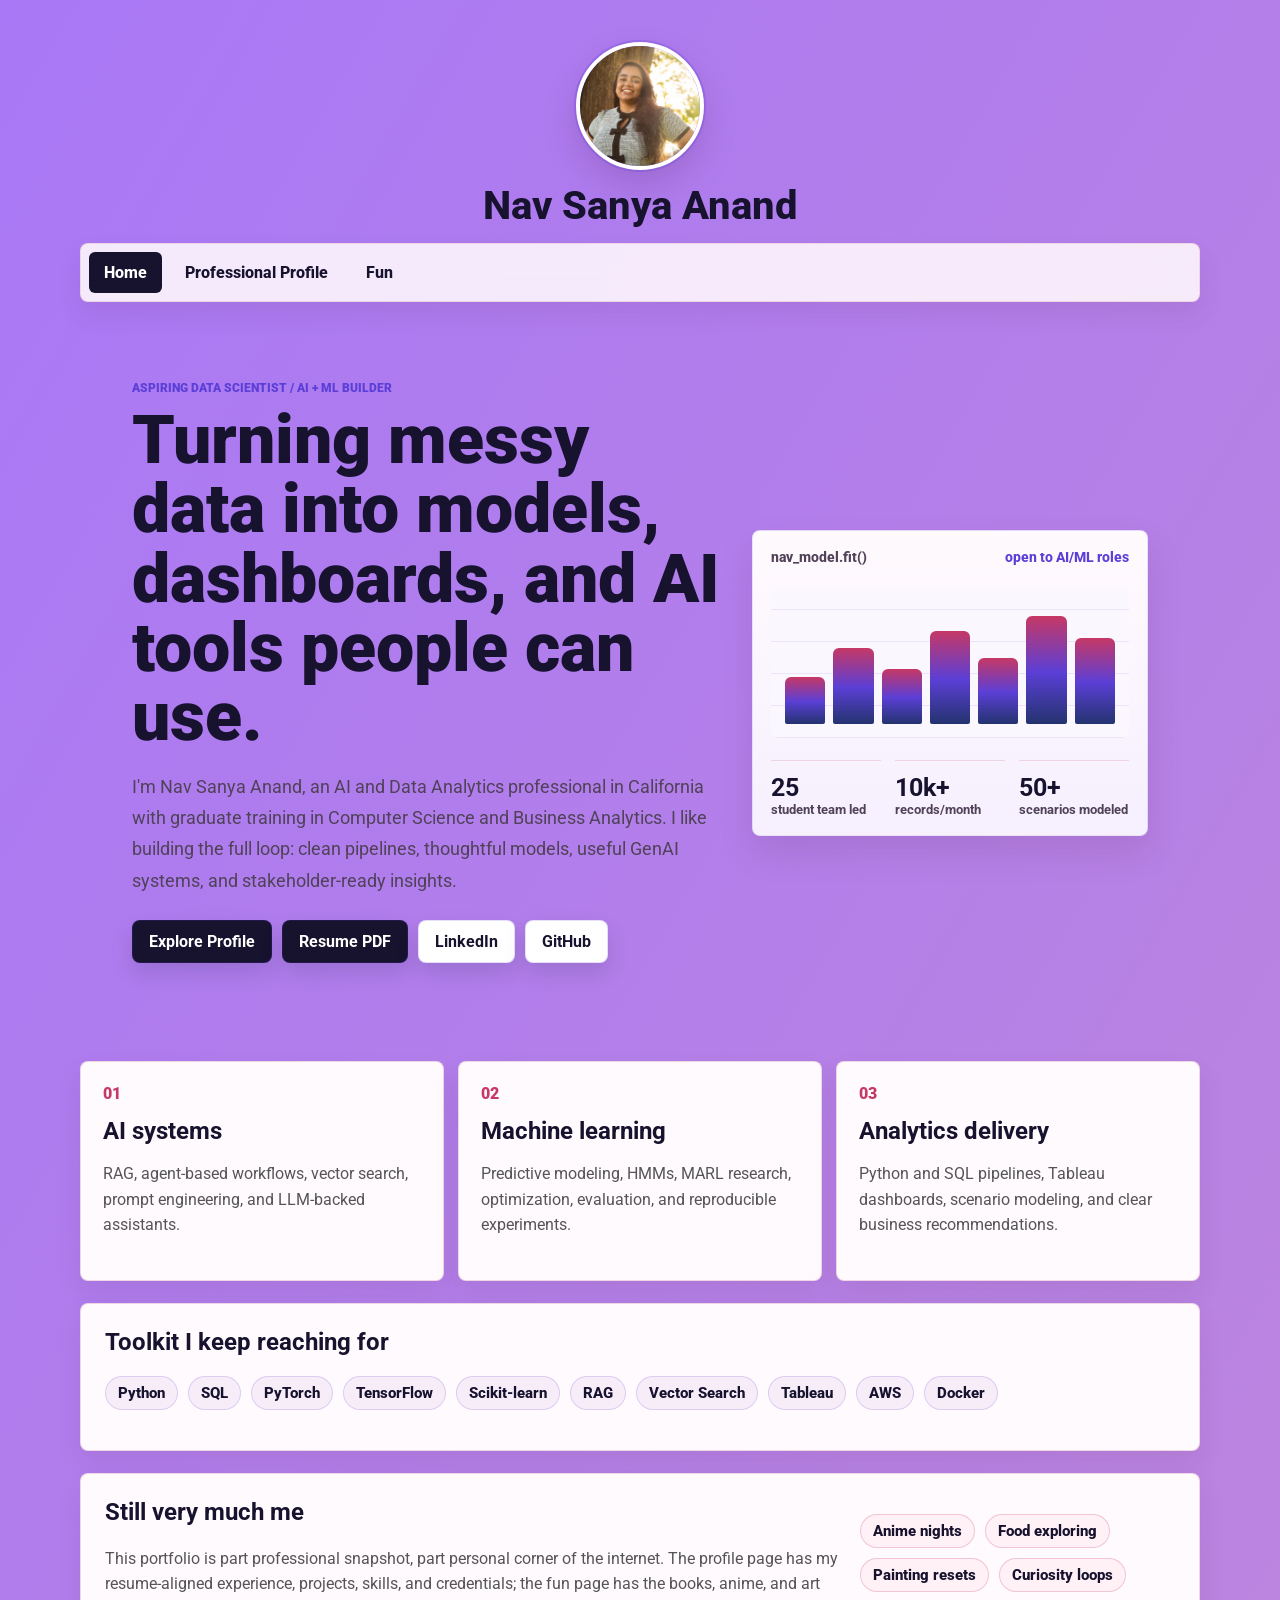
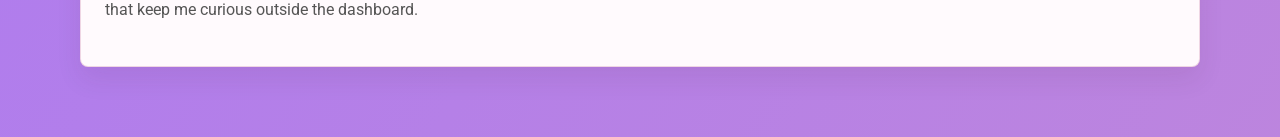
<file: index.html>
<!DOCTYPE html>
<html lang="en">
<head>
    <meta charset="UTF-8">
    <meta name="viewport" content="width=device-width, initial-scale=1.0">
    <title>Home - Nav Sanya Anand</title>

    <!-- Roboto font (actually loads it) -->
    <link rel="preconnect" href="https://fonts.googleapis.com">
    <link rel="preconnect" href="https://fonts.gstatic.com" crossorigin>
    <link href="https://fonts.googleapis.com/css2?family=Roboto:wght@300;400;500;700&display=swap" rel="stylesheet">

    <style>
        /* Global font everywhere */
        * { font-family: 'Times New Roman'; }

        body {
            margin: 0;
            /* More visible but same tone */
            background: linear-gradient(120deg, #a978f6, #ffb18b, #f39acb);
            background-size: 900% 900%;
            animation: gradientAnimation 10s ease-in-out infinite;
            color: #333;
            padding: 20px;
            display: flex;
            flex-direction: column;
            align-items: center;
        }

        @keyframes gradientAnimation {
            0%   { background-position: 0% 50%; }
            25%  { background-position: 50% 0%; }
            50%  { background-position: 100% 50%; }
            75%  { background-position: 50% 100%; }
            100% { background-position: 0% 50%; }
        }

        .container {
            background-color: white;
            max-width: 900px;
            margin-top: 20px;
            padding: 40px;
            box-shadow: 0px 4px 20px rgba(0, 0, 0, 0.1);
            border-radius: 12px;
        }

        /* Header (match about.html style) */
        .header {
            width: 100%;
            display: flex;
            justify-content: center;
            align-items: center;
            padding-bottom: 30px;
        }

        .logo {
            display: flex;
            flex-direction: column;
            align-items: center;
            text-align: center;
        }

        .logo img.profile-photo {
            width: 140px;
            height: 140px;
            border-radius: 50%;
            object-fit: cover;
            margin-bottom: 12px;
            display: block;
            box-shadow: 0 6px 18px rgba(0,0,0,0.12);
        }

        .logo h1 {
            font-size: 2.2em;
            color: #141893;
            margin: 0;
        }

        .navbar {
            overflow: hidden;
            background-color: #0043b8;
            padding: 10px 20px;
            box-shadow: 0px 4px 15px rgba(0, 0, 0, 0.2);
            border-radius: 8px;
            margin-bottom: 20px;
        }

        .navbar a {
            float: left;
            display: block;
            color: white;
            text-align: center;
            padding: 14px 20px;
            text-decoration: none;
            transition: background-color 0.3s ease;
            font-weight: 500;
        }

        .navbar a:hover {
            background-color: #0397e7;
            color: #f8f8f8;
        }

        h3 {
            color: #333;
            font-size: 1.5em;
            margin-top: 30px;
            margin-bottom: 15px;
        }

        p {
            color: #555;
            line-height: 1.6;
            margin-bottom: 20px;
        }

        a {
            color: #580ba0;
            text-decoration: none;
            font-weight: 700;
            transition: color 0.3s ease;
        }

        a:hover { color: #E9C46A; }

        .cta-row {
            display: flex;
            flex-wrap: wrap;
            gap: 12px;
            margin: 24px 0;
        }

        .cta-row a {
            background: #0043b8;
            color: white;
            border-radius: 8px;
            padding: 11px 16px;
        }

        .cta-row a:hover {
            background: #0397e7;
            color: white;
        }

        .highlight-list {
            color: #555;
            line-height: 1.6;
            padding-left: 1.2rem;
        }
    </style>
    <link rel="stylesheet" href="styles.css">
</head>
<body class="home-page">
    <div class="header">
        <div class="logo">
            <a href="index.html"><img class="profile-photo" src="Images/passportphoto.jpg" alt="Nav Sanya Anand Photo"></a>
            <h1>Nav Sanya Anand</h1>
        </div>
    </div>

    <div class="container">
        <div class="navbar">
            <a href="index.html" class="active">Home</a>
            <a href="about.html">Professional Profile</a>
            <a href="fun.html">Fun</a>
        </div>

        <div class="content home-content">
            <section class="hero-grid">
                <div class="hero-copy">
                    <p class="eyebrow">Aspiring Data Scientist / AI + ML Builder</p>
                    <h1>Turning messy data into models, dashboards, and AI tools people can use.</h1>
                    <p class="lead">
                        I'm Nav Sanya Anand, an AI and Data Analytics professional in California with graduate training
                        in Computer Science and Business Analytics. I like building the full loop: clean pipelines,
                        thoughtful models, useful GenAI systems, and stakeholder-ready insights.
                    </p>

                    <div class="cta-row">
                        <a href="about.html">Explore Profile</a>
                        <a href="Nav_Resume_06122026.pdf" target="_blank" rel="noopener">Resume PDF</a>
                        <a href="https://www.linkedin.com/in/nav-sanya-anand/" target="_blank" rel="noopener">LinkedIn</a>
                        <a href="https://github.com/NavSanya" target="_blank" rel="noopener">GitHub</a>
                    </div>
                </div>

                <aside class="signal-card" aria-label="Portfolio snapshot">
                    <div class="signal-card-top">
                        <span>nav_model.fit()</span>
                        <span class="status-pill">open to AI/ML roles</span>
                    </div>
                    <div class="mini-chart" aria-hidden="true">
                        <span style="height: 38%"></span>
                        <span style="height: 62%"></span>
                        <span style="height: 45%"></span>
                        <span style="height: 76%"></span>
                        <span style="height: 54%"></span>
                        <span style="height: 88%"></span>
                        <span style="height: 70%"></span>
                    </div>
                    <div class="stat-grid">
                        <div>
                            <strong>25</strong>
                            <span>student team led</span>
                        </div>
                        <div>
                            <strong>10k+</strong>
                            <span>records/month</span>
                        </div>
                        <div>
                            <strong>50+</strong>
                            <span>scenarios modeled</span>
                        </div>
                    </div>
                </aside>
            </section>

            <section class="focus-grid" aria-label="Current focus">
                <article class="focus-card">
                    <span class="card-kicker">01</span>
                    <h3>AI systems</h3>
                    <p>RAG, agent-based workflows, vector search, prompt engineering, and LLM-backed assistants.</p>
                </article>
                <article class="focus-card">
                    <span class="card-kicker">02</span>
                    <h3>Machine learning</h3>
                    <p>Predictive modeling, HMMs, MARL research, optimization, evaluation, and reproducible experiments.</p>
                </article>
                <article class="focus-card">
                    <span class="card-kicker">03</span>
                    <h3>Analytics delivery</h3>
                    <p>Python and SQL pipelines, Tableau dashboards, scenario modeling, and clear business recommendations.</p>
                </article>
            </section>

            <section class="tool-cloud">
                <h2>Toolkit I keep reaching for</h2>
                <ul class="skill-cloud">
                    <li>Python</li>
                    <li>SQL</li>
                    <li>PyTorch</li>
                    <li>TensorFlow</li>
                    <li>Scikit-learn</li>
                    <li>RAG</li>
                    <li>Vector Search</li>
                    <li>Tableau</li>
                    <li>AWS</li>
                    <li>Docker</li>
                </ul>
            </section>

            <section class="personal-panel">
                <div>
                    <h2>Still very much me</h2>
                    <p>
                        This portfolio is part professional snapshot, part personal corner of the internet. The profile
                        page has my resume-aligned experience, projects, skills, and credentials; the fun page has the
                        books, anime, and art that keep me curious outside the dashboard.
                    </p>
                </div>
                <ul class="spark-list">
                    <li>Anime nights</li>
                    <li>Food exploring</li>
                    <li>Painting resets</li>
                    <li>Curiosity loops</li>
                </ul>
            </section>
        </div>
    </div>
</body>
</html>
</file>
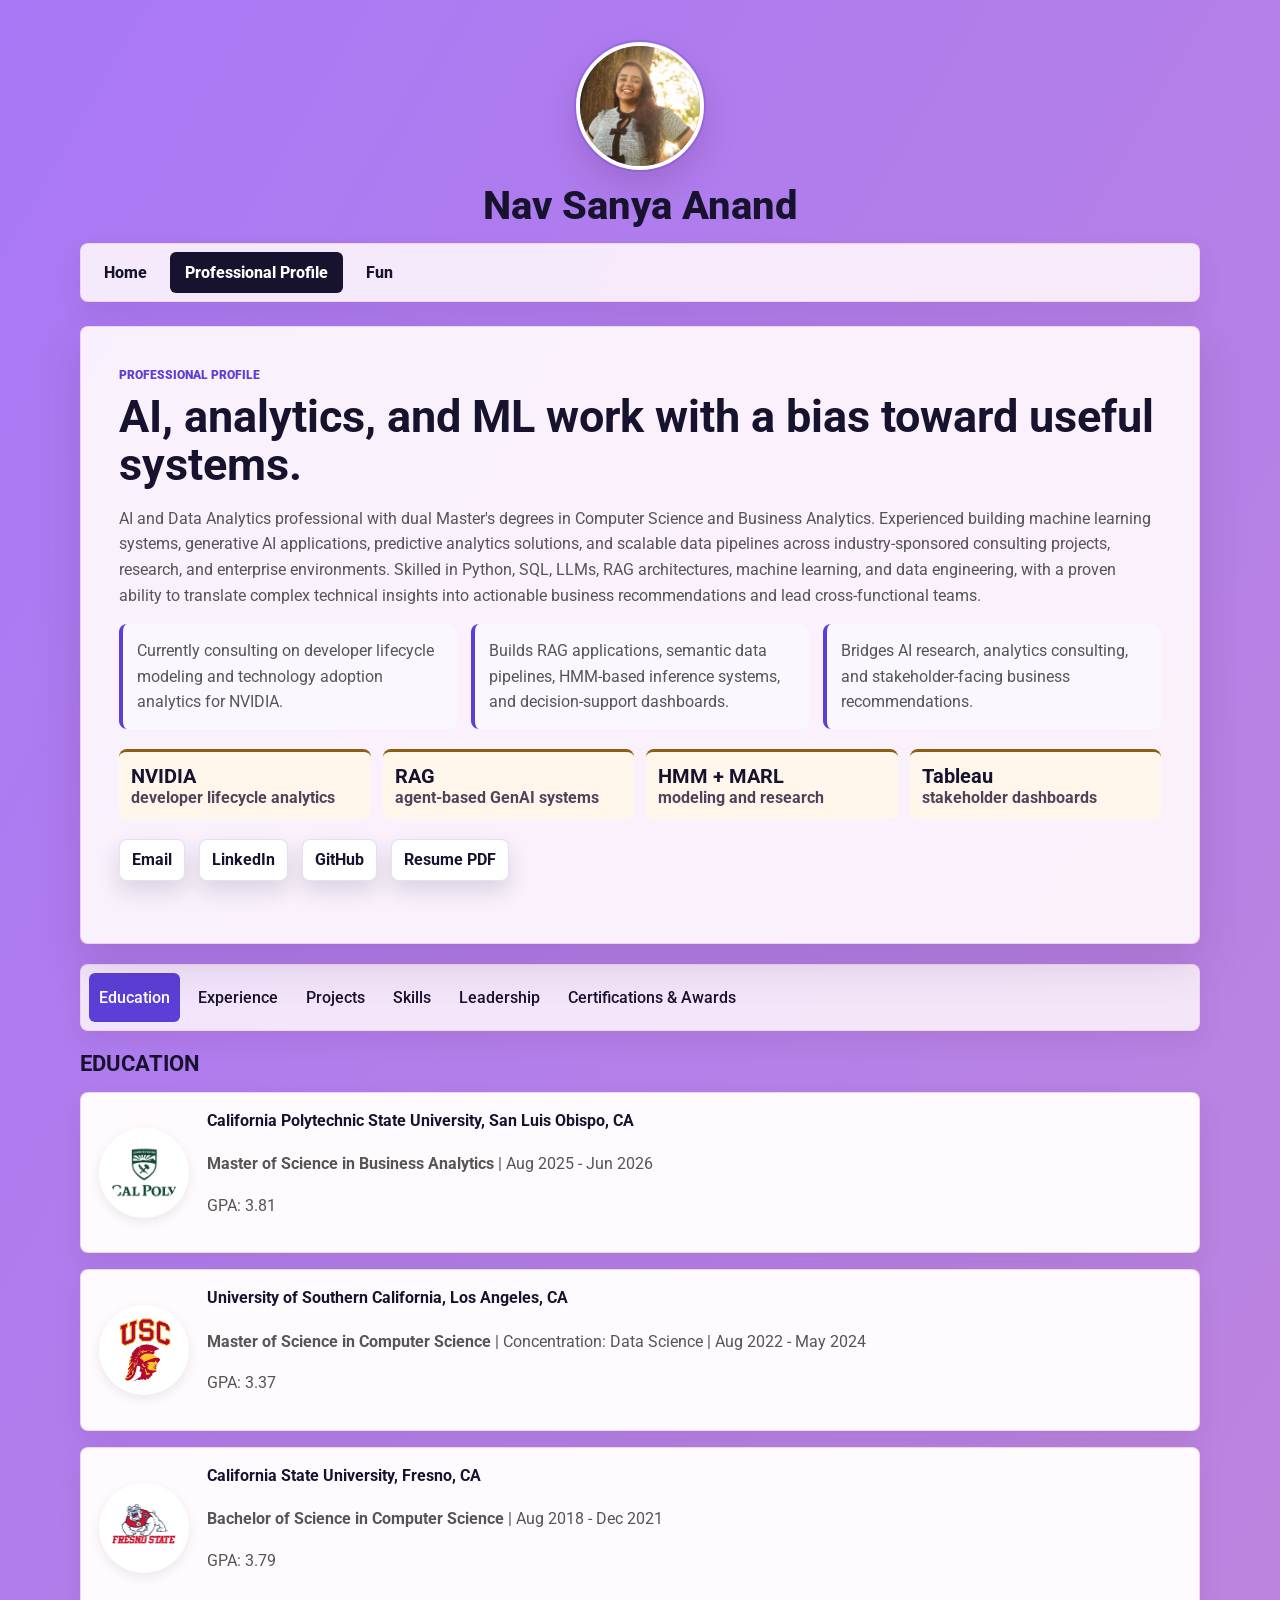
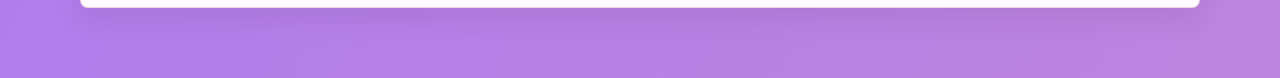
<file: about.html>
<!DOCTYPE html>
<html lang="en">
<head>
  <meta charset="UTF-8" />
  <meta name="viewport" content="width=device-width, initial-scale=1.0"/>
  <title>Professional Profile - Nav Sanya Anand</title>

  <!-- Roboto font (actually loads it) -->
  <link rel="preconnect" href="https://fonts.googleapis.com">
  <link rel="preconnect" href="https://fonts.gstatic.com" crossorigin>
  <link href="https://fonts.googleapis.com/css2?family=Roboto:wght@300;400;500;700&display=swap" rel="stylesheet">

  <style>
      * { font-family: 'Times New Roman'; }

    body {
      margin: 0;
      background: linear-gradient(120deg, #a978f6, #ffb18b, #f39acb);
      background-size: 900% 900%;
      animation: gradientAnimation 10s ease-in-out infinite;
      color: #333;
      padding: 20px;
      display: flex;
      flex-direction: column;
      align-items: center;
    }

    @keyframes gradientAnimation {
      0%   { background-position: 0% 50%; }
      25%  { background-position: 50% 0%; }
      50%  { background-position: 100% 50%; }
      75%  { background-position: 50% 100%; }
      100% { background-position: 0% 50%; }
    }

    .container {
      background-color: white;
      max-width: 900px;
      margin-top: 20px;
      padding: 40px;
      box-shadow: 0px 4px 20px rgba(0, 0, 0, 0.1);
      border-radius: 12px;
    }

    .header {
      width: 100%;
      display: flex;
      justify-content: center;
      align-items: center;
      padding-bottom: 20px;
    }

    .logo {
      display: flex;
      flex-direction: column;
      align-items: center;
      text-align: center;
    }

    .logo img.profile-photo {
      width: 140px;
      height: 140px;
      object-fit: cover;
      border-radius: 50%;
      margin-bottom: 12px;
      display: block;
      box-shadow: 0 6px 18px rgba(0,0,0,0.12);
    }

    .logo h1 {
      font-size: 2.2em;
      color: #141893;
      margin: 0;
    }

    .navbar {
      overflow: hidden;
      background-color: #0043b8;
      padding: 10px 20px;
      box-shadow: 0px 4px 15px rgba(0, 0, 0, 0.2);
      border-radius: 8px;
      margin-bottom: 20px;
    }

    .navbar a {
      float: left;
      display: block;
      color: white;
      text-align: center;
      padding: 14px 20px;
      text-decoration: none;
      transition: background-color 0.3s ease;
      font-weight: 500;
    }

    .navbar a:hover {
      background-color: #0397e7;
      color: #f8f8f8;
    }

    .tabs {
      overflow: hidden;
      background-color: #F1FAEE;
      margin: 20px 0;
      padding: 0;
      list-style: none;
      border-radius: 10px;
      box-shadow: 0px 4px 15px rgba(0, 0, 0, 0.1);
    }

    .tabs li { float: left; width: 16.6667%; text-align: center; }
    .tabs a {
      display: block;
      padding: 15px 10px;
      color: #1D3557;
      text-decoration: none;
      background-color: #FFFFFF;
      border-radius: 10px 10px 0 0;
      font-weight: 500;
    }

    .tabs a:hover, .tabs a.active { background-color: #A8DADC; color: #1D3557; }

    .tab-content {
      display: none;
      padding: 20px;
      background: #FFFFFF;
      clear: both;
      border-radius: 0 10px 10px 10px;
      box-shadow: 0px 4px 15px rgba(0, 0, 0, 0.1);
      color: #251439;
    }

    .tab-content.active { display: block; }

    h1, h2, h3, h4, h5 { color: #0d127a; }

    p { color: #555; line-height: 1.6; margin-bottom: 16px; }

    a { color: #580ba0; text-decoration: none; font-weight: 700; transition: color 0.3s ease; }
    a:hover { color: #E9C46A; }

    .contact-links {
      display: flex;
      flex-wrap: wrap;
      gap: 10px 14px;
      margin: 18px 0 24px;
    }

    .contact-links a {
      background: #F1FAEE;
      color: #1D3557;
      border-radius: 18px;
      padding: 8px 12px;
      font-weight: 700;
    }

    .profile-highlights {
      margin: 0 0 16px 0;
      padding-left: 1.15rem;
      color: #555;
      line-height: 1.6;
    }

    .meta {
      color: #666;
      font-weight: 700;
      margin-top: -6px;
    }

    .project-entry { margin-bottom: 22px; }

    .school { display: flex; align-items: center; gap: 18px; margin: 18px 0; }

    /* Badge-style logo circles (no cropping) */
    .school img {
      width: 90px;
      height: 90px;
      border-radius: 50%;
      object-fit: contain;
      background-color: #fff;
      padding: 10px;
      box-shadow: 0 4px 12px rgba(0,0,0,0.08);
      display: block;
    }

    .school .school-info { flex: 1; min-width: 0; }

    .experience-list { margin: 0 0 18px 0; padding-left: 1.15rem; }

    .skill-pill {
      display: inline-block;
      background: #F1FAEE;
      color: #1D3557;
      padding: 6px 10px;
      margin: 6px 6px 0 0;
      border-radius: 16px;
      font-size: 0.95em;
    }

    @media (max-width: 700px) { .tabs li { width: 50%; } }
    @media (max-width: 600px) {
      .logo img.profile-photo { width: 110px; height: 110px; }
      .logo h1 { font-size: 1.6em; }
      .school { gap: 12px; }
      .school img { width: 72px; height: 72px; }
    }
  </style>
  <link rel="stylesheet" href="styles.css">
</head>

<body class="profile-page">
  <div class="header">
    <div class="logo">
      <a href="index.html">
        <img class="profile-photo" src="Images/passportphoto.jpg" alt="Nav Sanya Anand Photo">
      </a>
      <h1>Nav Sanya Anand</h1>
    </div>
  </div>

  <div class="container">
    <div class="navbar">
      <a href="index.html">Home</a>
      <a href="about.html" class="active">Professional Profile</a>
      <a href="fun.html">Fun</a>
    </div>


    <div id="section2" class="profile-summary">
      <p class="eyebrow">Professional Profile</p>
      <h2>AI, analytics, and ML work with a bias toward useful systems.</h2>
      <p>
        AI and Data Analytics professional with dual Master's degrees in Computer Science and Business Analytics.
        Experienced building machine learning systems, generative AI applications, predictive analytics solutions,
        and scalable data pipelines across industry-sponsored consulting projects, research, and enterprise environments.
        Skilled in Python, SQL, LLMs, RAG architectures, machine learning, and data engineering, with a proven ability
        to translate complex technical insights into actionable business recommendations and lead cross-functional teams.
      </p>
      <ul class="profile-highlights">
        <li>Currently consulting on developer lifecycle modeling and technology adoption analytics for NVIDIA.</li>
        <li>Builds RAG applications, semantic data pipelines, HMM-based inference systems, and decision-support dashboards.</li>
        <li>Bridges AI research, analytics consulting, and stakeholder-facing business recommendations.</li>
      </ul>
      <div class="summary-metrics">
        <div>
          <strong>NVIDIA</strong>
          <span>developer lifecycle analytics</span>
        </div>
        <div>
          <strong>RAG</strong>
          <span>agent-based GenAI systems</span>
        </div>
        <div>
          <strong>HMM + MARL</strong>
          <span>modeling and research</span>
        </div>
        <div>
          <strong>Tableau</strong>
          <span>stakeholder dashboards</span>
        </div>
      </div>
      <div class="contact-links">
        <a href="mailto:anandnavsanya@gmail.com">Email</a>
        <a href="https://www.linkedin.com/in/nav-sanya-anand/" target="_blank" rel="noopener">LinkedIn</a>
        <a href="https://github.com/NavSanya" target="_blank" rel="noopener">GitHub</a>
        <a href="Nav_Resume_06122026.pdf" target="_blank" rel="noopener">Resume PDF</a>
      </div>
    </div>

    <ul class="tabs">
      <li><a href="#education">Education</a></li>
      <li><a href="#experience">Experience</a></li>
      <li><a href="#projects">Projects</a></li>
      <li><a href="#skills">Skills</a></li>
      <li><a href="#extracurricular">Leadership</a></li>
      <li><a href="#credentials">Certifications & Awards</a></li>
    </ul>

    <div class="tab-content" id="education">
      <h3>EDUCATION</h3>

      <div class="school">
	  <img src="Images/Calpoly_logo.jpg" alt="Cal Poly Logo" class="calpoly-logo">        <div class="school-info">
          <h4>California Polytechnic State University, San Luis Obispo, CA</h4>
          <p><strong>Master of Science in Business Analytics</strong> | Aug 2025 - Jun 2026</p>
          <p>GPA: 3.81</p>
        </div>
      </div>

      <div class="school">
        <img src="Images/USC_logo.png" alt="USC Logo">
        <div class="school-info">
          <h4>University of Southern California, Los Angeles, CA</h4>
          <p><strong>Master of Science in Computer Science</strong> | Concentration: Data Science | Aug 2022 - May 2024</p>
          <p>GPA: 3.37</p>
        </div>
      </div>

      <div class="school">
        <img src="Images/Fresnostate_logo.png" alt="Fresno State Logo">
        <div class="school-info">
          <h4>California State University, Fresno, CA</h4>
          <p><strong>Bachelor of Science in Computer Science</strong> | Aug 2018 - Dec 2021</p>
          <p>GPA: 3.79</p>
        </div>
      </div>
    </div>

    <div class="tab-content" id="experience">
      <h3>INDUSTRIAL EXPERIENCE</h3>

      <article class="profile-card">
        <h4>NVIDIA | Graduate Industry-Sponsored Analytics Project Consultant</h4>
        <p class="meta">San Luis Obispo, CA | Apr 2026 - Present</p>
        <ul class="experience-list">
          <li>Led a team of 25 graduate students delivering an analytics consulting solution focused on developer lifecycle modeling and technology adoption analysis.</li>
          <li>Designed scalable AI frameworks to model developer behavior, engagement progression, and ecosystem adoption patterns.</li>
          <li>Built semantic data pipelines using Python and SQL to transform large-scale activity logs into structured analytical features.</li>
          <li>Developed Hidden Markov Model (HMM) based user-state inference systems for lifecycle prediction and behavioral segmentation.</li>
          <li>Presented findings and strategic recommendations to NVIDIA stakeholders, receiving positive feedback for technical rigor and analytical depth.</li>
        </ul>
      </article>

      <article class="profile-card">
        <h4>Amplytico | Graduate Industry-Sponsored Analytics Project Consultant</h4>
        <p class="meta">San Luis Obispo, CA | Jan 2026 - Mar 2026</p>
        <ul class="experience-list">
          <li>Built a Python-based simulation system modeling hyperscale data center efficiency across 50+ geographic scenarios.</li>
          <li>Integrated 5+ years of weather and energy pricing data to optimize location-specific infrastructure decisions.</li>
          <li>Improved decision accuracy by ~25% through sensitivity analysis and scenario modeling under climate variability.</li>
          <li>Reduced analysis runtime by 40% through reproducible pipelines and optimized data workflows.</li>
        </ul>
      </article>

      <article class="profile-card">
        <h4>Green International Auto, Inc. | Digital Technology & Data Analytics Lead</h4>
        <p class="meta">Fresno, CA | Aug 2024 - Jul 2025</p>
        <ul class="experience-list">
          <li>Designed Tableau dashboards used by senior leadership, reducing reporting turnaround time by 35%.</li>
          <li>Built Python + SQL pipelines processing 10k+ records/month for sales and operations analysis.</li>
          <li>Automated reporting workflows, cutting manual effort by ~50% and improving data accuracy.</li>
          <li>Delivered insights that contributed to sales visibility and operational efficiency improvements.</li>
        </ul>
        <p><a href="https://www.greenauto.co.in/" target="_blank" rel="noopener">Green Auto</a></p>
      </article>

      <article class="profile-card">
        <h4>Arthasarathi | Backend Development Intern</h4>
        <p class="meta">Mumbai, India | Apr 2022 - Jul 2022</p>
        <ul class="experience-list">
          <li>Developed backend services using Spring Boot and MySQL to support data-driven web applications.</li>
          <li>Designed and optimized database schemas to improve performance and data retrieval.</li>
          <li>Implemented features based on product requirements and user feedback.</li>
        </ul>
        <p><a href="https://www.arthasarathi.com/" target="_blank" rel="noopener">Arthasarathi</a></p>
      </article>
    </div>

    <div class="tab-content" id="projects">
      <h3>RESEARCH & SELECTED PROJECTS</h3>

      <div class="project-entry">
        <h4>Jarvis AI Assistant (RAG + Agent-Based GenAI System)</h4>
        <p class="meta">Apr 2026 - Present</p>
        <p class="project-tags">
          <span>RAG</span>
          <span>LLMs</span>
          <span>Vector Search</span>
          <span>Backend Systems</span>
        </p>
        <ul class="experience-list">
          <li>Built an enterprise-style AI assistant leveraging LLMs and Retrieval-Augmented Generation to deliver context-aware responses from custom knowledge bases.</li>
          <li>Designed ingestion pipelines that transform unstructured documents into searchable vector embeddings.</li>
          <li>Implemented semantic search, retrieval ranking, prompt engineering workflows, and modular backend services for additional AI agents.</li>
        </ul>
      </div>

      <div class="project-entry">
        <h4>Graduate Researcher - Multi-Agent Reinforcement Learning & Ethical AI</h4>
        <p class="meta">California Polytechnic State University, San Luis Obispo | Oct 2025 - Present</p>
        <p class="project-tags">
          <span>MARL</span>
          <span>Self-Play</span>
          <span>Game Theory</span>
          <span>Simulation</span>
        </p>
        <ul class="experience-list">
          <li>Developing MARL environments that model strategic and ethical decision-making.</li>
          <li>Implementing self-play, curriculum learning, and game-theoretic reward structures.</li>
          <li>Building reproducible experimentation frameworks for large-scale simulation analysis.</li>
        </ul>
      </div>

      <div class="project-entry">
        <h4>AI Content Crafter</h4>
        <p class="project-tags">
          <span>NLP</span>
          <span>Prompt Engineering</span>
          <span>LLMs</span>
        </p>
        <ul class="experience-list">
          <li>Built an AI-powered content generation system leveraging NLP and large language models.</li>
          <li>Implemented data preprocessing, prompt engineering, and evaluation workflows in a modular codebase.</li>
        </ul>
      </div>

      <div class="project-entry">
        <h4>LLM Performance Enhancement for Non-Latin Scripts</h4>
        <p class="project-tags">
          <span>Multilingual AI</span>
          <span>Tokenization</span>
          <span>Evaluation</span>
        </p>
        <ul class="experience-list">
          <li>Improved multilingual model performance through custom preprocessing and tokenization strategies.</li>
          <li>Achieved measurable accuracy improvements across non-Latin language datasets.</li>
        </ul>
      </div>

      <div class="project-entry">
        <h4>Relational Database System Implementation</h4>
        <p class="project-tags">
          <span>Python</span>
          <span>Databases</span>
          <span>Query Execution</span>
        </p>
        <ul class="experience-list">
          <li>Developed a Python-based relational database engine supporting joins, indexing, and query execution.</li>
          <li>Applied data modeling and optimization techniques using real-world IMDB datasets.</li>
        </ul>
      </div>
    </div>

    <div class="tab-content" id="skills">
      <h3>SKILLS</h3>

      <div class="skill-card-grid">
        <section class="profile-card skill-group">
          <h4>Languages</h4>
          <div>
            <span class="skill-pill">Python</span>
            <span class="skill-pill">SQL</span>
            <span class="skill-pill">Java</span>
            <span class="skill-pill">C/C++</span>
            <span class="skill-pill">Bash</span>
          </div>
        </section>

        <section class="profile-card skill-group">
          <h4>Gen AI & LLMs</h4>
          <div>
            <span class="skill-pill">RAG</span>
            <span class="skill-pill">Prompt Engineering</span>
            <span class="skill-pill">Vector Search</span>
            <span class="skill-pill">LLM APIs</span>
            <span class="skill-pill">Agent-Based Systems</span>
          </div>
        </section>

        <section class="profile-card skill-group">
          <h4>ML/AI</h4>
          <div>
            <span class="skill-pill">PyTorch</span>
            <span class="skill-pill">TensorFlow</span>
            <span class="skill-pill">Scikit-learn</span>
            <span class="skill-pill">MARL</span>
            <span class="skill-pill">HMM</span>
            <span class="skill-pill">Optimization</span>
          </div>
        </section>

        <section class="profile-card skill-group">
          <h4>Visualization</h4>
          <div>
            <span class="skill-pill">Tableau</span>
            <span class="skill-pill">Power BI</span>
            <span class="skill-pill">Matplotlib</span>
          </div>
        </section>

        <section class="profile-card skill-group">
          <h4>Cloud & Tools</h4>
          <div>
            <span class="skill-pill">AWS EC2</span>
            <span class="skill-pill">AWS S3</span>
            <span class="skill-pill">AWS Lambda</span>
            <span class="skill-pill">Git</span>
            <span class="skill-pill">Jupyter</span>
            <span class="skill-pill">Docker</span>
          </div>
        </section>

        <section class="profile-card skill-group">
          <h4>Databases & Data Workflows</h4>
          <div>
            <span class="skill-pill">MySQL</span>
            <span class="skill-pill">MongoDB</span>
            <span class="skill-pill">DynamoDB</span>
            <span class="skill-pill">Data Pipelines</span>
            <span class="skill-pill">APIs</span>
          </div>
        </section>
      </div>
    </div>

    <div class="tab-content" id="extracurricular">
      <h3>LEADERSHIP & INVOLVEMENT</h3>

      <article class="profile-card">
        <h4>University of Southern California | Teaching Assistant - CS@SC</h4>
        <p class="meta">Los Angeles, CA | Jan 2024 - May 2024</p>
        <p>Supported instruction across Robotics, Web Development, and Scratch courses while creating student-facing materials.</p>
      </article>

      <article class="profile-card">
        <h4>California State University, Fresno | Founder, President & Vice President - Computer Science Club</h4>
        <p class="meta">Fresno, CA | Aug 2019 - Dec 2021</p>
        <p>Organized workshops and events, led meetings, managed communication and social presence, and partnered with faculty and staff.</p>
      </article>
    </div>

    <!-- COMBINED TAB: Certifications + Awards -->
    <div class="tab-content" id="credentials">
      <h3>CERTIFICATIONS & AWARDS</h3>

      <div class="credential-grid">
        <section class="profile-card">
          <h4>Certifications</h4>
          <p><strong>IBM Data Science Professional Certificate</strong> - Coursera (Oct 2024)</p>
          <p><strong>AWS Academy Graduate - Cloud Architecting</strong> - Training Badge (Mar 2026)</p>
        </section>

        <section class="profile-card">
          <h4>Awards & Honors</h4>
          <p><strong>Outstanding International Student Award</strong> - California State University, Fresno (May 2021)</p>
          <p><strong>President's List</strong> - California State University, Fresno (Fall 2018, Fall 2020)</p>
          <p><strong>Dean's List</strong> - California State University, Fresno (Spring 2019, Spring 2020, Spring 2021, Fall 2021)</p>
        </section>
      </div>
    </div>
  </div>

  <script>
    document.addEventListener("DOMContentLoaded", function () {
      var tabs = document.querySelectorAll('.tabs a');
      var contents = document.querySelectorAll('.tab-content');

      tabs.forEach(function (tab) {
        tab.addEventListener('click', function (e) {
          e.preventDefault();
          tabs.forEach(function (t) { t.classList.remove('active'); });
          tab.classList.add('active');
          contents.forEach(function (content) { content.classList.remove('active'); });
          var href = tab.getAttribute('href');
          if (href && href.charAt(0) === '#') {
            var target = document.querySelector(href);
            if (target) target.classList.add('active');
          }
        });
      });

      if (tabs[0]) tabs[0].click();
    });
  </script>
</body>
</html>
</file>
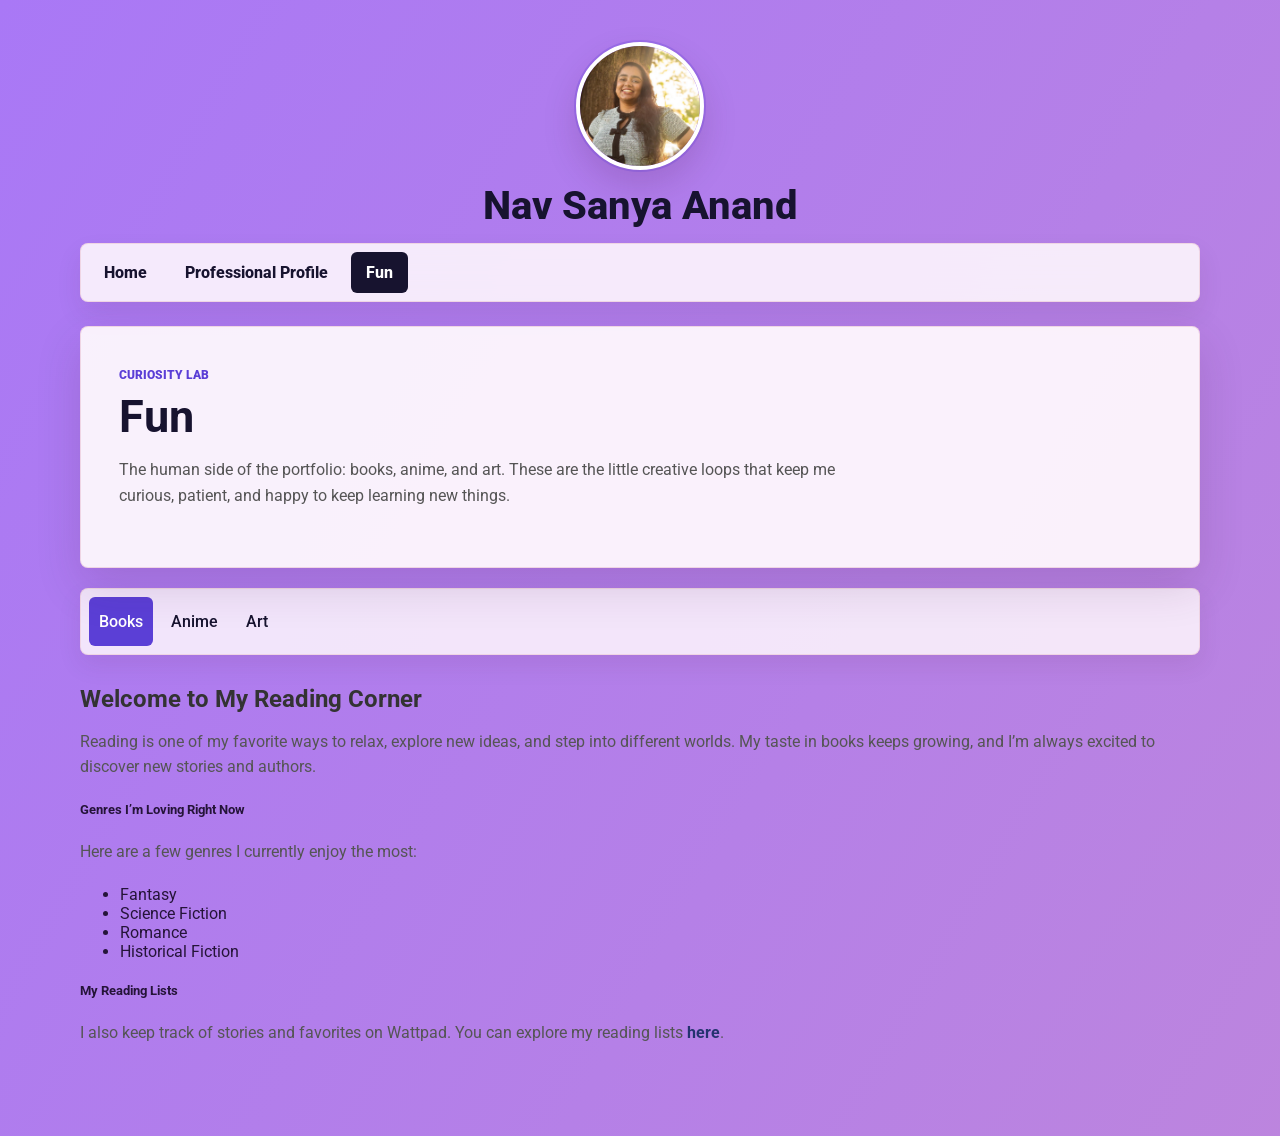
<file: fun.html>
<!DOCTYPE html>
<html lang="en">
<head>
    <meta charset="UTF-8" />
    <meta name="viewport" content="width=device-width, initial-scale=1.0" />
    <title>Fun - Nav Sanya Anand</title>

    <!-- Roboto font (actually loads it) -->
    <link rel="preconnect" href="https://fonts.googleapis.com">
    <link rel="preconnect" href="https://fonts.gstatic.com" crossorigin>
    <link href="https://fonts.googleapis.com/css2?family=Roboto:wght@300;400;500;700&display=swap" rel="stylesheet">

    <style>
                /* Global font everywhere */
        * { font-family: 'Times New Roman'; }

        body {
            margin: 0;
            /* More visible but same tone */
            background: linear-gradient(120deg, #a978f6, #ffb18b, #f39acb);
            background-size: 900% 900%;
            animation: gradientAnimation 10s ease-in-out infinite;
            color: #333;
            padding: 20px;
            display: flex;
            flex-direction: column;
            align-items: center;
        }

        @keyframes gradientAnimation {
            0%   { background-position: 0% 50%; }
            25%  { background-position: 50% 0%; }
            50%  { background-position: 100% 50%; }
            75%  { background-position: 50% 100%; }
            100% { background-position: 0% 50%; }
        }

        .container {
            background-color: white;
            max-width: 900px;
            margin-top: 20px;
            padding: 40px;
            box-shadow: 0px 4px 20px rgba(0, 0, 0, 0.1);
            border-radius: 12px;
        }

        /* Header (match about.html style) */
        .header {
            width: 100%;
            display: flex;
            justify-content: center;
            align-items: center;
            padding-bottom: 30px;
        }

        .logo {
            display: flex;
            flex-direction: column;
            align-items: center;
            text-align: center;
        }

        .logo img.profile-photo {
            width: 140px;
            height: 140px;
            border-radius: 50%;
            object-fit: cover;
            margin-bottom: 12px;
            display: block;
            box-shadow: 0 6px 18px rgba(0,0,0,0.12);
        }

        .logo h1 {
            font-size: 2.2em;
            color: #141893;
            margin: 0;
        }

        .navbar {
            overflow: hidden;
            background-color: #0043b8;
            padding: 10px 20px;
            box-shadow: 0px 4px 15px rgba(0, 0, 0, 0.2);
            border-radius: 8px;
            margin-bottom: 20px;
        }

        .navbar a {
            float: left;
            display: block;
            color: white;
            text-align: center;
            padding: 14px 20px;
            text-decoration: none;
            transition: background-color 0.3s ease;
            font-weight: 500;
        }

        .navbar a:hover {
            background-color: #0397e7;
            color: #f8f8f8;
        }

        .tabs {
            overflow: hidden;
            background-color: #F1FAEE;
            margin: 20px 0;
            padding: 0;
            list-style: none;
            border-radius: 10px;
            box-shadow: 0px 4px 15px rgba(0, 0, 0, 0.1);
        }

        .tabs li {
            float: left;
            width: 33.3333%;
            text-align: center;
        }

        .tabs a {
            display: block;
            padding: 15px 10px;
            color: #1D3557;
            text-decoration: none;
            background-color: #FFFFFF;
            border-radius: 10px 10px 0 0;
            font-weight: 500;
        }

        .tabs a:hover,
        .tabs a.active {
            background-color: #A8DADC;
            color: #1D3557;
        }

        .tab-content {
            display: none;
            padding: 20px;
            background: #FFFFFF;
            clear: both;
            border-radius: 0 10px 10px 10px;
            box-shadow: 0px 4px 15px rgba(0, 0, 0, 0.1);
            color: #251439;
        }

        .tab-content.active { display: block; }

        h3 {
            color: #333;
            font-size: 1.5em;
            margin-top: 30px;
            margin-bottom: 15px;
        }

        p {
            color: #555;
            line-height: 1.6;
            margin-bottom: 20px;
        }

        a {
            color: #580ba0;
            text-decoration: none;
            font-weight: 700;
            transition: color 0.3s ease;
        }

        a:hover { color: #E9C46A; }
        
        .art-gallery {
            display: flex;
            flex-wrap: wrap;
            justify-content: center;
            gap: 5px;
            margin-top: 5px;
        }

        .art-gallery img {
            width: 500px;
            height: auto;
            object-fit: contain;
            border-radius: 5px;
            box-shadow: 0 4px 5px rgba(0, 0, 0, 0.15);
        }
    </style>
    <link rel="stylesheet" href="styles.css">
</head>

<body class="fun-page">
    <div class="header">
        <div class="logo">
            <a href="index.html"><img class="profile-photo" src="Images/passportphoto.jpg" alt="Nav Sanya Anand Photo"></a>
            <h1>Nav Sanya Anand</h1>
        </div>
    </div>

    <div class="container">
        <div class="navbar">
            <a href="index.html">Home</a>
            <a href="about.html">Professional Profile</a>
            <a href="fun.html" class="active">Fun</a>
        </div>

        <div id="section2" class="fun-intro">
            <p class="eyebrow">Curiosity Lab</p>
            <h1>Fun</h1>
            <p>
                The human side of the portfolio: books, anime, and art. These are the little creative loops
                that keep me curious, patient, and happy to keep learning new things.
            </p>
        </div>

<ul class="tabs">
    <li><a href="#books" class="active">Books</a></li>
    <li><a href="#anime">Anime</a></li>
    <li><a href="#art">Art</a></li>
</ul>

<div class="tab-content" id="books">
    <h3>Welcome to My Reading Corner</h3>
    <p>
        Reading is one of my favorite ways to relax, explore new ideas, and step into different worlds.
        My taste in books keeps growing, and I’m always excited to discover new stories and authors.
    </p>

    <h5>Genres I’m Loving Right Now</h5>
    <p>Here are a few genres I currently enjoy the most:</p>
    <ul>
        <li>Fantasy</li>
        <li>Science Fiction</li>
        <li>Romance</li>
        <li>Historical Fiction</li>
    </ul>

    <h5>My Reading Lists</h5>
    <p>
        I also keep track of stories and favorites on Wattpad.
        You can explore my reading lists
        <a href="https://www.wattpad.com/user/NavSanya" target="_blank" rel="noopener">here</a>.
    </p>
</div>

<div class="tab-content" id="anime">
    <h3>Exploring the World of Anime</h3>
    <p>
        Anime has become one of my favorite ways to unwind and enjoy storytelling in a completely different style.
        I love discovering new characters, emotional storylines, and visually beautiful worlds.
    </p>

    <h5>Anime I’m Currently Watching</h5>
    <ul>
        <li><strong>Demon Slayer</strong></li>
        <li><strong>My Hero Academia</strong></li>
        <li><strong>Dr. Stone</strong></li>
        <li><strong>Tadaima, Okaeri</strong></li>
        <li><strong>Fairy Tail</strong></li>
    </ul>
</div>

<div class="tab-content" id="art">
    <h3>My Painting & Art Space</h3>
    <p>
        Painting is my creative escape. It helps me relax, slow down, and express myself in a way words sometimes cannot.
        This section is where I share some of my artwork and creative experiments.
    </p>

    <h5>My Art Gallery</h5>
    <p>Here are a few of my paintings:</p>

    <div class="art-gallery">
        <img src="Images/1.jpg" alt="Painting by Nav 1" >
        <img src="Images/2.jpg" alt="Painting by Nav 2" >
        <img src="Images/3.jpg" alt="Painting by Nav 3" >
        <img src="Images/4.jpg" alt="Painting by Nav 1" >
        <img src="Images/5.jpg" alt="Painting by Nav 2" >
        <img src="Images/6.jpg" alt="Painting by Nav 3" >
        <img src="Images/7.jpg" alt="Painting by Nav 1" >
        <img src="Images/8.jpg" alt="Painting by Nav 2" >
        <img src="Images/9.jpg" alt="Painting by Nav 2" >
        <img src="Images/10.jpg" alt="Painting by Nav 2">
    </div>

    <p>
        I’ll keep adding more artwork here as I create and explore new ideas.
    </p>
</div>
</div>

    <script>
        document.addEventListener("DOMContentLoaded", function () {
            var tabs = document.querySelectorAll('.tabs a');
            var contents = document.querySelectorAll('.tab-content');

            tabs.forEach(function (tab) {
                tab.addEventListener('click', function (e) {
                    e.preventDefault();
                    tabs.forEach(function (t) { t.classList.remove('active'); });
                    tab.classList.add('active');
                    contents.forEach(function (content) { content.classList.remove('active'); });

                    var href = tab.getAttribute('href');
                    if (href && href.charAt(0) === '#') {
                        var target = document.querySelector(href);
                        if (target) target.classList.add('active');
                    }
                });
            });

            if (tabs[0]) tabs[0].click();
        });
    </script>
</body>
</html>
</file>
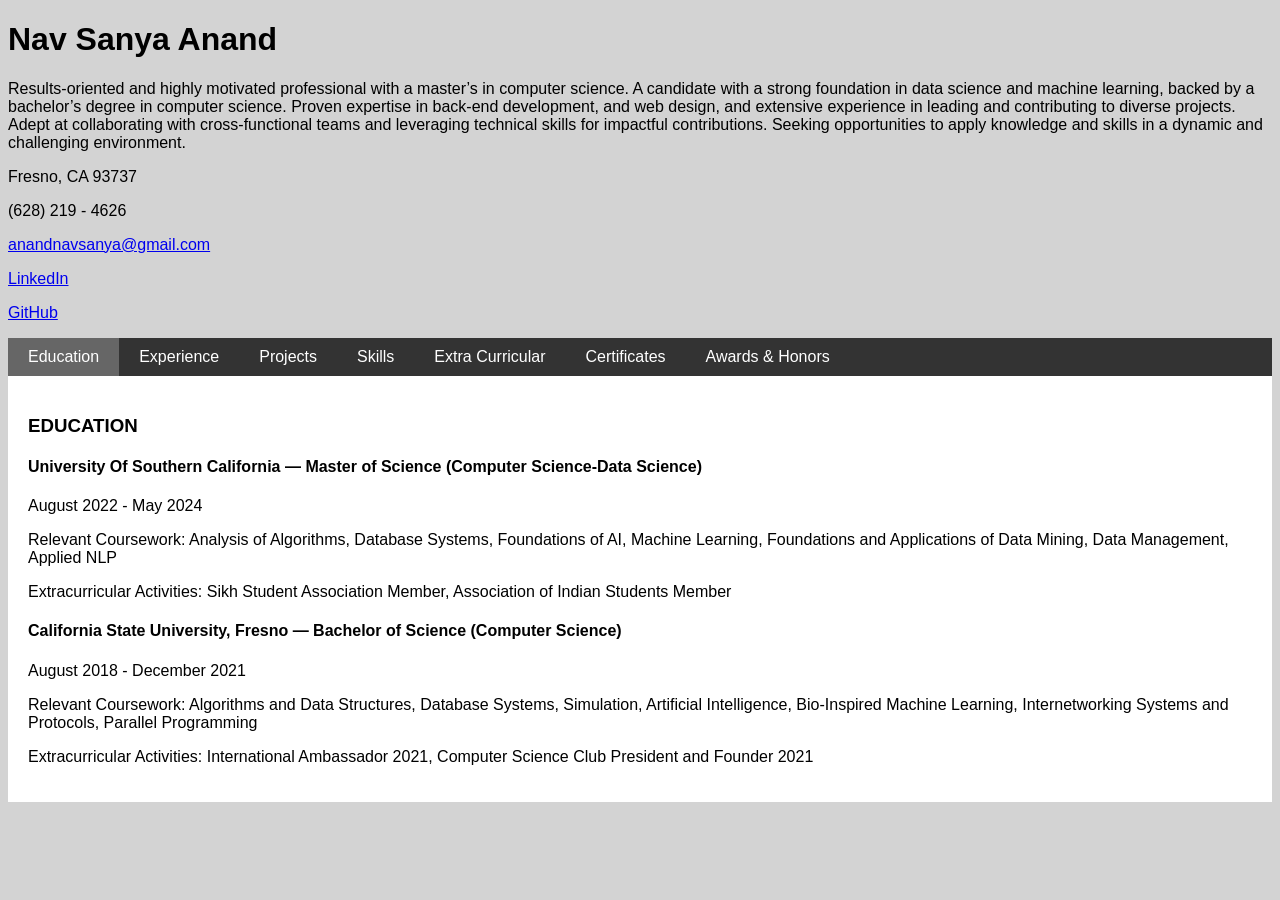
<file: myPage.html>
<!DOCTYPE html>
<html>
<head>
    <title>Nav Sanya Anand</title>
    <style>
        body {
            background-color: lightgray;
            font-family: Arial, sans-serif;
        }

        .tabs {
            overflow: hidden;
            background: #333;
            margin: 0;
            padding: 0;
            list-style: none;
        }

        .tabs li {
            float: left;
        }

        .tabs a {
            display: block;
            padding: 10px 20px;
            color: white;
            text-decoration: none;
        }

        .tabs a:hover, .tabs a.active {
            background: #666;
        }

        .tab-content {
            display: none;
            padding: 20px;
            background: white;
            clear: both;
        }

        .tab-content.active {
            display: block;
        }

        #picture {
            box-sizing: border-box; 
            padding: 10px; 
            float: left;
        }

        #section1 {
            background-color: darkgrey;
            font-size: 0.7em;
            text-align: center;
            height: 120px;
            width: 300px;
            margin-top: auto;
            margin-left: auto;
            margin-right: auto;
            box-sizing: border-box; 
            padding: 10px; 
            float: left;
        }

        .clearfloat {
            content: "";
            display: table;
            clear: both;
        }

        .center {
            display: block;
            margin-left: auto;
            margin-right: auto;
            outline-style: double;
            outline-width: 5px;
        }

        .side-by-side {
            display: inline-block;
            width: calc(50% - 20px);
            margin-right: 20px;
            margin-bottom: 20px; 
            background-color: white;
            box-sizing: border-box; 
            padding: 10px; 
            float: left;
        }

        .container::after {
            content: "";
            display: table;
            clear: both;
        }

        .container {
            overflow: auto; 
        }
    </style>
    <script>
        document.addEventListener("DOMContentLoaded", function () {
            var tabs = document.querySelectorAll('.tabs a');
            var contents = document.querySelectorAll('.tab-content');

            tabs.forEach(function (tab, index) {
                tab.addEventListener('click', function (e) {
                    e.preventDefault();
                    tabs.forEach(function (t) { t.classList.remove('active'); });
                    tab.classList.add('active');
                    contents.forEach(function (content) { content.classList.remove('active'); });
                    contents[index].classList.add('active');
                });
            });

            // Activate the first tab by default
            tabs[0].click();
        });
    </script>
</head>
<body>
<div id="section2">
    <h1>Nav Sanya Anand</h1>
    <p>Results-oriented and highly motivated professional with a master’s in computer science. A candidate with a strong foundation in data science and machine learning, backed by a bachelor’s degree in computer science. Proven expertise in back-end development, and web design, and extensive experience in leading and contributing to diverse projects. Adept at collaborating with cross-functional teams and leveraging technical skills for impactful contributions. Seeking opportunities to apply knowledge and skills in a dynamic and challenging environment.</p>
    <p>Fresno, CA 93737</p>
    <p>(628) 219 - 4626</p>
    <p><a href="mailto:anandnavsanya@gmail.com">anandnavsanya@gmail.com</a></p>
    <p><a href="https://www.linkedin.com">LinkedIn</a></p>
    <p><a href="https://www.github.com">GitHub</a></p>
</div>

<ul class="tabs">
    <li><a href="#education" class="active">Education</a></li>
    <li><a href="#experience">Experience</a></li>
    <li><a href="#projects">Projects</a></li>
    <li><a href="#skills">Skills</a></li>
    <li><a href="#extracurricular">Extra Curricular</a></li>
    <li><a href="#certificates">Certificates</a></li>
    <li><a href="#awards">Awards & Honors</a></li>
</ul>

<div class="tab-content" id="education">
    <h3>EDUCATION</h3>
    <h4>University Of Southern California — Master of Science (Computer Science-Data Science)</h4>
    <p>August 2022 - May 2024</p>
    <p>Relevant Coursework: Analysis of Algorithms, Database Systems, Foundations of AI, Machine Learning, Foundations and Applications of Data Mining, Data Management, Applied NLP</p>
    <p>Extracurricular Activities: Sikh Student Association Member, Association of Indian Students Member</p>

    <h4>California State University, Fresno — Bachelor of Science (Computer Science)</h4>
    <p>August 2018 - December 2021</p>
    <p>Relevant Coursework: Algorithms and Data Structures, Database Systems, Simulation, Artificial Intelligence, Bio-Inspired Machine Learning, Internetworking Systems and Protocols, Parallel Programming</p>
    <p>Extracurricular Activities: International Ambassador 2021, Computer Science Club President and Founder 2021</p>
</div>

<div class="tab-content" id="experience">
    <h3>INDUSTRIAL EXPERIENCE</h3>
    <h4>Arthasarathi, Mumbai, India — Back End Development Intern</h4>
    <p>April 2022 - July 2022</p>
    <p>Collaborated with the product and marketing team to develop the website using the Spring Boot framework.</p>
    <p>Designed, analyzed, developed, tested, deployed, and supported website phases.</p>
    <p>Updated and maintained the MySQL database server.</p>
    <p>Resolved ongoing issues, added new features, and provided end-to-end support.</p>
    <p><a href="https://www.arthasarathi.com/" target="_blank">Arthasarathi</a></p>

    <h4>Green International, Remote — Digital Technology Manager (Part-Time)</h4>
    <p>May 2021 - Present</p>
    <p>Website Development and Management. Responsible for creating, maintaining, and updating company websites, ensuring functionality, usability, and visual appeal.</p>
    <p>Collaborate with various departments to integrate technology solutions that streamline processes, enhance efficiency, and support business objectives.</p>
    <p><a href="http://greeninternational.in/" target="_blank">Green International</a></p>
    <p><a href="https://www.greenauto.co.in/" target="_blank">Green Auto</a></p>
</div>

<div class="tab-content" id="projects">
    <h3>ACADEMIC and PERSONAL PROJECTS</h3>

    <h4>LLM Performance Enhancement Project</h4>
    <p><strong>Technologies:</strong> Python, Jupyter, Google Collab, VS Code, GitHub – (USC)</p>
    <p><strong>Project description:</strong> Investigated enhancing Large Language Models (LLMs) performance on Non-Latin script tasks, such as Hindi and Korean, inspired by the ROMANSETU paper. Explored fine-tuning LLMs with romanized data to improve performance and inference efficiency for tasks like translation and sentiment analysis on Hindi and Korean text.</p>
    <p><a href="https://github.com/NavSanya/CSCI544_Project_Romansetu" target="_blank">GitHub Project</a></p>
    <p><strong>My Role:</strong> Led the project, overseeing data curation and experimentation. Collaborated with team members on implementation and evaluation. Presented findings and insights from experiments.</p>

    <h4>My Relational Database</h4>
    <p><strong>Technologies:</strong> Python, Jupyter, Google Collab, VS Code, GitHub – (USC)</p>
    <p><strong>Project description:</strong> Python-based database management system featuring a user-friendly command-line interface. It supports key functionalities such as data retrieval, table joining, aggregation, data insertion, table creation, data updating, row deletion, and table display. The system is designed for simplicity, efficiency, and real-world data exploration using the IMDB Top 250 Movies dataset.</p>
    <p><a href="https://github.com/NavSanya/MyRelationalDatabase" target="_blank">GitHub Project</a></p>
    <p><strong>My Role:</strong> Implemented core database functionalities, query language processor, and user-friendly CLI. Conducted testing, debugging, and optimization for real-world data exploration.</p>

    <h4>Sequence Alignment</h4>
    <p><strong>Technologies:</strong> Java, VS Code, GitHub – (USC)</p>
    <p><strong>Project description:</strong> Collaboratively worked on the implementation of the Sequence alignment algorithm used in computational biology. Dynamic Programming implementation using M x N memory. Divide and Conquer solution using twice the computational time but reducing the memory space required by a factor of at least a billion (concerning actual DNA inputs).</p>
    <p><a href="https://github.com/NavSanya/CSCI570SequenceAlignmentProj" target="_blank">GitHub Project</a></p>
    <p><strong>My Role:</strong> Implemented the Divide and conquer solution. Testing and documenting the result.</p>

    <h4>Geospatial Data Handling</h4>
    <p><strong>Technologies:</strong> KML, SQL, HTML, GitHub – (USC)</p>
    <p><strong>Project description:</strong> Work with spatial data - you will collect/create (generate/sample) your spatial data, visualize it, do queries on it, and visualize the query results.</p>
    <p><a href="https://github.com/NavSanya/CSCI585_Geospatial_Data_Handling" target="_blank">GitHub Project</a></p>
    <p><strong>My Role:</strong> Implemented spatial data handling, visualization, and query functionalities.</p>

    <h4>Algorithms and Data Structures</h4>
    <p><strong>Technologies:</strong> Python3, Java, C++, VS Code, GitHub</p>
    <p><strong>Project description:</strong> Find the difference in Implementation written in Python, Java, and C++ of different algorithms and data structures: Comparison Sorts, Non-Comparison Sorts, Heaps, Linked List, Hash Tables, Graphs.</p>
    <p><a href="https://github.com/NavSanya/Algorithms_DataStructures" target="_blank">GitHub Project</a></p>
    <p><strong>My Role:</strong> Developed implementations in Python, Java, and C++ for various algorithms and data structures.</p>

    <h4>ENNTS</h4>
    <p><strong>Technologies:</strong> Python3, Jupyter Notebook, GitHub – (CSU FRESNO)</p>
    <p><strong>Project description:</strong> How long does it take to “re-train” a Neural Network on a similar dataset? What similarity of datasets mean in this context? Understanding Meta-learning using Simple Datasets can Provide insights into the above questions.</p>
    <p><a href="https://github.com/NavSanya/ENNTS" target="_blank">GitHub Project</a></p>
    <p><strong>My Role:</strong> Explored meta-learning using simple datasets and trained neural network models.</p>

    <h4>Iris Classification using Decision Tree and Gaussian Naive Bayes</h4>
    <p><strong>Technologies:</strong> Python3, Google Collab, GitHub – (CSU FRESNO)</p>
    <p><strong>Project description:</strong> Collaboratively worked on Supervised Learning Predictive Modeling approach using Gaussian Naive Bayes and Decision Tree Classification Dataset containing the iris flower species which is used as the baseline when determining the accuracy of our trained models.</p>
    <p><a href="https://github.com/NavSanya/IrisClassification-DT-GNU" target="_blank">GitHub Project</a></p>
    <p><strong>My Role:</strong> Led a team in supervised learning predictive modeling using Gaussian Naive Bayes and Decision Tree Classification.</p>

    <h4>ML Sudoku Analysis</h4>
    <p><strong>Technologies:</strong> Python3, Jupyter Notebook, GitHub – (CSU FRESNO)</p>
    <p><strong>Project description:</strong> Collaboratively worked on the implementation and analysis of 30 Sudoku Puzzles solved using Evolutionary Algorithms, Simulated Annealing, and Satisfiability.</p>
    <p><a href="https://github.com/NavSanya/ML-Sudoku-Analysis" target="_blank">GitHub Project</a></p>
    <p><strong>My Role:</strong> Led a team in the implementation and analysis of Sudoku puzzles solved using Evolutionary Algorithms, Simulated Annealing, and Satisfiability. Analyzed the results and documented my findings in a presentation.</p>

    <h4>Parallel DFS and BFS using OpenMP</h4>
    <p><strong>Technologies:</strong> C++, GitHub – (CSU FRESNO)</p>
    <p><strong>Project description:</strong> Coding and Analyzing Breadth-First Search (BFS) and Depth-First Search (DFS) serially and parallelly (OpenMP).</p>
    <p><a href="https://github.com/NavSanya/Parallel_DFS_BFS_OpenMp" target="_blank">GitHub Project</a></p>
    <p><strong>My Role:</strong> Implemented Breadth-First Search (BFS) and Depth-First Search (DFS) serially and in parallel using OpenMP. Analyzed the results and documented my findings in a report.</p>
</div>

<div class="tab-content" id="skills">
    <h3>SKILLS</h3>
    <p><strong>Programming Languages:</strong> Java, Python, C++, HTML, CSS</p>
    <p><strong>Databases:</strong> MySQL, MongoDB, DynamoDB, JSON, XML, MS Access</p>
    <p><strong>Tools & Platforms:</strong> Git, GitHub, Visual Studio, IntelliJ, Jupyter, Tableau, AWS EC2</p>
    <p><strong>Libraries:</strong> Matplotlib, NumPy, PyTorch, Keras, TensorFlow, Pandas, Scikit-learn</p>
    <p><strong>Other:</strong> Object-Oriented Programming (OOP), Data Analysis, Software Development, Microsoft Suite, Google Suite, Social Media Platforms</p>
    <p><strong>Soft Skills:</strong> Strong Communication and Interpersonal Skills, Organization and Planning Skills, Analytical and Critical Thinking</p>
</div>

<div class="tab-content" id="extracurriculars">
    <h3>EXTRACURRICULAR ACTIVITIES</h3>

    <h4>University of Southern California — TA at CS@SC</h4>
    <p><strong>January 2024 - May 2024</strong></p>
    <p>Developed strategies and built initiatives to meet the needs of a diverse population. Targeted various courses, such as Robotics, Web Development, and Scratch.</p>

    <h4>California State University, Fresno — Computer Science Tutor</h4>
    <p><strong>August 2019 - December 2021</strong></p>
    <p>Conducted in-person and online tutoring sessions for groups of various sizes. Targeted various courses, such as Introduction to Programming, Algorithms and Data Structures, Foundations of Computer Science, and Introduction to Operating Systems. Participated in tutor training and development sessions through Zoom.</p>

    <h4>California State University, Fresno — Computer Science Grader</h4>
    <p><strong>January 2021 - December 2021</strong></p>
    <p>Graded student assignments and projects for the following courses: CSCI 40 - Introduction to Programming and Problem-solving, and CSCI 144/114 - Introduction to Operating Systems.</p>

    <h4>President, Vice President — Computer Science Club – California State University, Fresno</h4>
    <p><strong>My Role:</strong> The “external spokesperson” of the group who regularly interacts with other student organizations and University officials. Supervised all student organization meetings, oversaw the process of student organization event planning, scheduled locations for meetings and events, maintained communication between the student organization president and individual participants (including emails and phone calls), managed social media representation, and produced club newsletters.</p>

    <h4>International Ambassador — California State University, Fresno</h4>
    <p><strong>My Role:</strong> Guided international students throughout their first semester. Attended to international students' problems and concerns throughout the semester, aided with housing, campus life, and immigration, and oversaw the process of student organization event planning.</p>
</div>


<div class="tab-content" id="certificates">
    <h3>CERTIFICATES</h3>
    <p><strong>Google Analytics Certification</strong></p>
    <p>Issued by: Google</p>
    <p>Date Issued: January 2024</p>

    <p><strong>Data Science Professional Certificate</strong></p>
    <p>Issued by: IBM</p>
    <p>Date Issued: December 2023</p>
</div>

<div class="tab-content" id="awards">
    <h3>AWARDS & HONORS</h3>
    <p><strong>Dean’s List</strong></p>
    <p>California State University, Fresno</p>
    <p>January 2021 - December 2021</p>

    <p><strong>Outstanding International Student Award</strong></p>
    <p>California State University, Fresno</p>
    <p>May 2021</p>
</div>
</body>
</html>
</file>
<file: styles.css>
:root {
  --ink: #17132f;
  --muted: #504258;
  --surface: rgba(255, 250, 253, 0.93);
  --surface-strong: #fffafd;
  --line: #efd5e3;
  --accent: #5b3fd6;
  --blue: #24336f;
  --coral: #c63865;
  --gold: #8d5d12;
  --mint: #f7edf8;
  --lavender: #eee8ff;
  --shadow: 0 18px 45px rgba(75, 30, 72, 0.16);
}

body,
body * {
  box-sizing: border-box;
  font-family: "Roboto", "Inter", system-ui, -apple-system, BlinkMacSystemFont, "Segoe UI", sans-serif !important;
  letter-spacing: 0;
}

body {
  min-height: 100vh;
  padding: 24px;
  color: var(--ink);
  background: linear-gradient(120deg, #a978f6, #ffb18b, #f39acb);
  background-size: 900% 900%;
  animation: gradientAnimation 10s ease-in-out infinite;
}

.header {
  max-width: 1120px;
  padding: 18px 0 14px;
}

.logo img.profile-photo {
  width: 128px;
  height: 128px;
  border: 4px solid #fff;
  outline: 2px solid rgba(91, 63, 214, 0.25);
  box-shadow: 0 16px 34px rgba(75, 30, 72, 0.18);
}

.logo h1 {
  color: var(--ink);
  font-size: 2.5rem;
  font-weight: 800;
}

.container {
  width: min(100%, 1120px);
  max-width: 1120px;
  margin: 0 auto 46px;
  padding: 0;
  background: transparent;
  border-radius: 0;
  box-shadow: none;
}

.navbar {
  display: flex;
  flex-wrap: wrap;
  gap: 8px;
  margin-bottom: 24px;
  padding: 8px;
  overflow: visible;
  background: rgba(255, 250, 253, 0.88);
  border: 1px solid rgba(239, 213, 227, 0.96);
  border-radius: 8px;
  box-shadow: 0 12px 26px rgba(75, 30, 72, 0.09);
  backdrop-filter: blur(14px);
}

.navbar a {
  float: none;
  border-radius: 6px;
  color: var(--ink);
  font-weight: 800;
  padding: 11px 15px;
}

.navbar a:hover,
.navbar a.active {
  background: var(--ink);
  color: #fff;
}

a {
  color: var(--blue);
}

a:hover {
  color: var(--coral);
}

.content {
  display: grid;
  gap: 22px;
}

.hero-grid,
#section2,
.fun-intro {
  position: relative;
  overflow: hidden;
  border: 1px solid rgba(239, 213, 227, 0.96);
  border-radius: 8px;
  background: var(--surface);
  box-shadow: var(--shadow);
}

.hero-grid {
  display: grid;
  grid-template-columns: minmax(0, 1.2fr) minmax(300px, 0.8fr);
  gap: 26px;
  align-items: center;
  overflow: visible;
  border: 0;
  background: transparent;
  box-shadow: none;
  padding: clamp(28px, 5vw, 52px);
}

.hero-copy h1 {
  max-width: 760px;
  margin: 8px 0 16px;
  color: var(--ink);
  font-size: 4.25rem;
  line-height: 1.02;
  font-weight: 900;
}

.eyebrow {
  margin: 0 0 8px;
  color: var(--accent);
  font-size: 0.78rem;
  font-weight: 900;
  text-transform: uppercase;
}

.lead {
  max-width: 720px;
  color: var(--muted);
  font-size: 1.12rem;
  line-height: 1.75;
}

.cta-row {
  align-items: center;
  gap: 10px;
}

.cta-row a,
.contact-links a {
  display: inline-flex;
  align-items: center;
  justify-content: center;
  min-height: 42px;
  border: 1px solid rgba(91, 63, 214, 0.16);
  border-radius: 8px;
  background: var(--ink);
  color: #fff;
  box-shadow: 0 10px 22px rgba(23, 32, 51, 0.14);
}

.cta-row a:hover,
.contact-links a:hover {
  transform: translateY(-1px);
  background: var(--coral);
  color: #fff;
}

.cta-row a:nth-child(n+3),
.contact-links a {
  background: #fff;
  color: var(--ink);
}

.cta-row a:nth-child(n+3):hover,
.contact-links a:hover {
  background: var(--coral);
  color: #fff;
}

.signal-card {
  border: 1px solid rgba(91, 63, 214, 0.13);
  border-radius: 8px;
  background: linear-gradient(180deg, #fffafd, #f6f0ff);
  box-shadow: 0 16px 34px rgba(75, 30, 72, 0.13);
  padding: 18px;
}

.signal-card-top {
  display: flex;
  justify-content: space-between;
  gap: 12px;
  color: var(--muted);
  font-size: 0.9rem;
  font-weight: 800;
}

.status-pill {
  color: var(--accent);
}

.mini-chart {
  display: grid;
  grid-template-columns: repeat(7, 1fr);
  align-items: end;
  gap: 8px;
  height: 150px;
  margin: 22px 0;
  padding: 14px;
  border-radius: 8px;
  background:
    repeating-linear-gradient(0deg, rgba(91, 63, 214, 0.1) 0 1px, transparent 1px 32px),
    #fbf7ff;
}

.mini-chart span {
  display: block;
  min-height: 24px;
  border-radius: 6px 6px 2px 2px;
  background: linear-gradient(180deg, var(--coral), var(--accent) 52%, var(--blue));
}

.stat-grid,
.focus-grid {
  display: grid;
  grid-template-columns: repeat(3, minmax(0, 1fr));
  gap: 14px;
}

.focus-card,
.tool-cloud,
.personal-panel,
.school,
.profile-card,
.project-entry {
  border: 1px solid rgba(239, 213, 227, 0.96);
  border-radius: 8px;
  background: var(--surface-strong);
  box-shadow: 0 12px 26px rgba(75, 30, 72, 0.09);
}

.stat-grid div {
  padding: 12px 0 0;
  border-top: 1px solid var(--line);
}

.stat-grid strong {
  display: block;
  color: var(--ink);
  font-size: 1.55rem;
}

.stat-grid span {
  display: block;
  color: var(--muted);
  font-size: 0.82rem;
  font-weight: 700;
}

.focus-card {
  padding: 22px;
}

.focus-card h3,
.project-entry h4,
.school h4 {
  margin-top: 0;
  color: var(--ink);
}

.card-kicker {
  display: inline-flex;
  margin-bottom: 14px;
  color: var(--coral);
  font-weight: 900;
}

.tool-cloud,
.personal-panel {
  padding: 24px;
}

.tool-cloud h2,
.personal-panel h2 {
  margin-top: 0;
}

.skill-cloud,
.spark-list {
  display: flex;
  flex-wrap: wrap;
  gap: 10px;
  padding: 0;
  list-style: none;
}

.skill-cloud li,
.spark-list li,
.skill-pill {
  display: inline-flex;
  align-items: center;
  min-height: 34px;
  border: 1px solid rgba(91, 63, 214, 0.18);
  border-radius: 999px;
  background: var(--mint);
  color: var(--ink);
  padding: 7px 12px;
  font-size: 0.94rem;
  font-weight: 800;
}

.personal-panel {
  display: grid;
  grid-template-columns: minmax(0, 0.7fr) minmax(260px, 0.3fr);
  gap: 20px;
  align-items: start;
}

.spark-list li {
  background: #fff1f5;
  border-color: rgba(198, 56, 101, 0.24);
}

#section2,
.fun-intro {
  padding: clamp(24px, 4vw, 38px);
}

.profile-summary h2,
.fun-intro h1 {
  margin: 0 0 12px;
  color: var(--ink);
  font-size: 2.8rem;
  line-height: 1.08;
}

.profile-highlights {
  display: grid;
  grid-template-columns: repeat(3, minmax(0, 1fr));
  gap: 14px;
  padding: 0;
  list-style: none;
}

.profile-highlights li {
  border-left: 4px solid var(--accent);
  border-radius: 8px;
  background: #fbf7ff;
  padding: 14px;
}

.summary-metrics {
  display: grid;
  grid-template-columns: repeat(4, minmax(0, 1fr));
  gap: 12px;
  margin: 20px 0;
}

.summary-metrics div {
  border-top: 3px solid var(--gold);
  background: #fff7ec;
  border-radius: 8px;
  padding: 12px;
}

.summary-metrics strong {
  display: block;
  color: var(--ink);
  font-size: 1.25rem;
}

.summary-metrics span {
  color: var(--muted);
  font-weight: 700;
}

.tabs {
  display: flex;
  flex-wrap: wrap;
  gap: 8px;
  overflow: visible;
  padding: 8px;
  border: 1px solid rgba(239, 213, 227, 0.96);
  border-radius: 8px;
  background: rgba(255, 250, 253, 0.84);
  box-shadow: 0 10px 24px rgba(75, 30, 72, 0.09);
}

.tabs li {
  float: none;
  width: auto;
}

.tabs a {
  border-radius: 6px;
  background: transparent;
  color: var(--ink);
}

.tabs a:hover,
.tabs a.active {
  background: var(--accent);
  color: #fff;
}

.tab-content {
  padding: 0;
  border-radius: 0;
  background: transparent;
  box-shadow: none;
}

.profile-page .tab-content.active {
  display: grid;
  gap: 16px;
}

.profile-page .tab-content > h3 {
  margin: 0;
  color: var(--ink);
  font-size: 1.35rem;
}

.school {
  margin: 0;
  padding: 18px;
}

.school img {
  flex: 0 0 auto;
}

.experience-list {
  color: var(--muted);
  line-height: 1.65;
}

#experience h4,
#extracurricular h4 {
  margin-top: 0;
  padding-top: 0;
  border-top: 0;
  color: var(--ink);
}

.profile-card {
  margin: 0;
  padding: 20px;
}

.profile-card h4 {
  margin: 0 0 8px;
  color: var(--ink);
}

.profile-card p:last-child,
.profile-card .experience-list:last-child {
  margin-bottom: 0;
}

.project-entry {
  margin: 0;
  padding: 20px;
}

.skill-card-grid,
.credential-grid {
  display: grid;
  gap: 16px;
}

.skill-card-grid {
  grid-template-columns: repeat(2, minmax(0, 1fr));
}

.credential-grid {
  grid-template-columns: repeat(2, minmax(0, 1fr));
}

.skill-group {
  align-content: start;
}

.project-tags {
  display: flex;
  flex-wrap: wrap;
  gap: 8px;
  margin: 12px 0 8px;
}

.project-tags span {
  border-radius: 999px;
  background: var(--lavender);
  color: var(--blue);
  padding: 5px 10px;
  font-size: 0.82rem;
  font-weight: 900;
}

.meta {
  color: var(--gold);
}

.fun-intro p {
  max-width: 760px;
}

.art-gallery {
  display: grid;
  grid-template-columns: repeat(auto-fit, minmax(180px, 1fr));
  gap: 14px;
}

.art-gallery img {
  width: 100%;
  aspect-ratio: 1 / 1;
  border-radius: 8px;
}

@media (max-width: 850px) {
  body {
    padding: 16px;
  }

  .hero-grid,
  .personal-panel {
    grid-template-columns: 1fr;
  }

  .focus-grid,
  .profile-highlights,
  .summary-metrics,
  .skill-card-grid,
  .credential-grid {
    grid-template-columns: 1fr;
  }

  .stat-grid {
    grid-template-columns: repeat(3, minmax(0, 1fr));
  }

  .logo h1 {
    font-size: 2rem;
  }

  .hero-copy h1 {
    font-size: 3rem;
  }

  .profile-summary h2,
  .fun-intro h1 {
    font-size: 2.2rem;
  }
}

@media (max-width: 560px) {
  .navbar,
  .tabs {
    display: grid;
    grid-template-columns: 1fr;
  }

  .navbar a,
  .tabs a {
    width: 100%;
    text-align: center;
  }

  .stat-grid {
    grid-template-columns: 1fr;
  }

  .hero-copy h1 {
    font-size: 2.25rem;
  }
}
</file>
